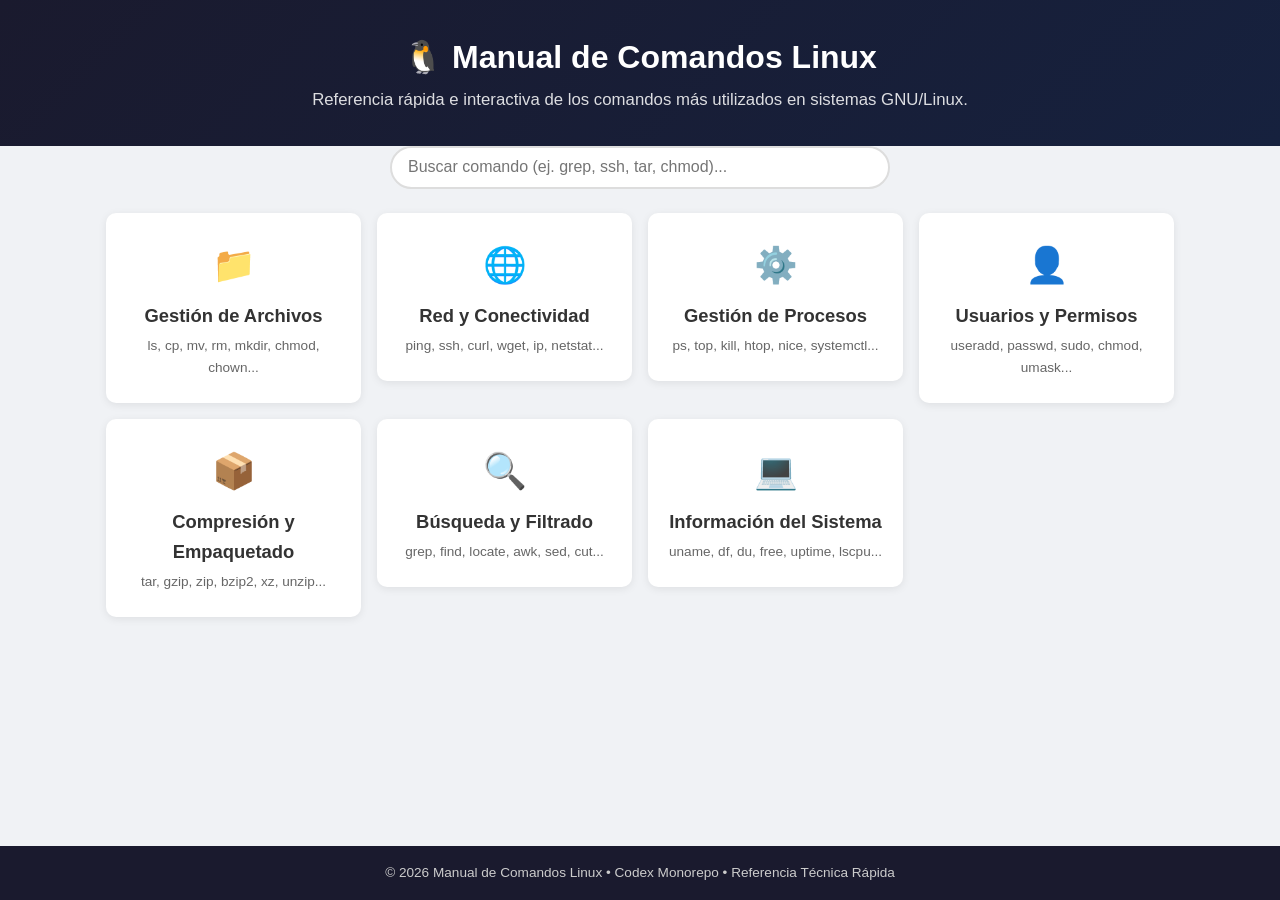
<file: index.html>
<!DOCTYPE html>
<html lang="es">
<head>
  <meta charset="UTF-8">
  <meta name="viewport" content="width=device-width, initial-scale=1.0">
  <meta name="description" content="Manual interactivo de comandos Linux: gestión de archivos, redes, procesos, usuarios, compresión, búsqueda e información del sistema.">
  <meta name="keywords" content="Linux, comandos Linux, manual Linux, bash, terminal, sysadmin, grep, find, ssh, tar">
  <meta name="author" content="Codex Linux Manual">
  <meta property="og:title" content="Manual de Comandos Linux">
  <meta property="og:description" content="Guía y referencia rápida interactiva de comandos esenciales en entornos GNU/Linux.">
  <meta property="og:type" content="website">
  <title>Manual de Comandos Linux</title>
  <link rel="preconnect" href="https://fonts.googleapis.com">
  <link rel="preconnect" href="https://fonts.gstatic.com" crossorigin>
  <link href="https://fonts.googleapis.com/css2?family=Outfit:wght@400;600;700;800&family=JetBrains+Mono:wght@400;700&display=swap" rel="stylesheet">
  <link rel="stylesheet" href="css/styles.css">
  <script src="js/script.js" defer></script>
</head>
<body>
  <header class="site-header">
    <div class="container">
      <h1>🐧 Manual de Comandos Linux</h1>
      <p>Referencia rápida e interactiva de los comandos más utilizados en sistemas GNU/Linux.</p>
    </div>
  </header>
  <main class="container" role="main">
    <section class="search-section" aria-label="Buscador de comandos">
      <input type="text" id="searchInput" placeholder="Buscar comando (ej. grep, ssh, tar, chmod)..." autocomplete="off" aria-label="Buscar comandos de Linux">
    </section>
    <nav class="categories-nav" aria-label="Categorías de comandos">
      <ul class="category-cards" role="list">
        <li class="card">
          <a href="commands/file-management.html">
            <span class="card-icon" aria-hidden="true">📁</span>
            <span class="card-title">Gestión de Archivos</span>
            <span class="card-desc">ls, cp, mv, rm, mkdir, chmod, chown...</span>
          </a>
        </li>
        <li class="card">
          <a href="commands/networking.html">
            <span class="card-icon" aria-hidden="true">🌐</span>
            <span class="card-title">Red y Conectividad</span>
            <span class="card-desc">ping, ssh, curl, wget, ip, netstat...</span>
          </a>
        </li>
        <li class="card">
          <a href="commands/process-management.html">
            <span class="card-icon" aria-hidden="true">⚙️</span>
            <span class="card-title">Gestión de Procesos</span>
            <span class="card-desc">ps, top, kill, htop, nice, systemctl...</span>
          </a>
        </li>
        <li class="card">
          <a href="commands/users-permissions.html">
            <span class="card-icon" aria-hidden="true">👤</span>
            <span class="card-title">Usuarios y Permisos</span>
            <span class="card-desc">useradd, passwd, sudo, chmod, umask...</span>
          </a>
        </li>
        <li class="card">
          <a href="commands/compression.html">
            <span class="card-icon" aria-hidden="true">📦</span>
            <span class="card-title">Compresión y Empaquetado</span>
            <span class="card-desc">tar, gzip, zip, bzip2, xz, unzip...</span>
          </a>
        </li>
        <li class="card">
          <a href="commands/search.html">
            <span class="card-icon" aria-hidden="true">🔍</span>
            <span class="card-title">Búsqueda y Filtrado</span>
            <span class="card-desc">grep, find, locate, awk, sed, cut...</span>
          </a>
        </li>
        <li class="card">
          <a href="commands/system-info.html">
            <span class="card-icon" aria-hidden="true">💻</span>
            <span class="card-title">Información del Sistema</span>
            <span class="card-desc">uname, df, du, free, uptime, lscpu...</span>
          </a>
        </li>
      </ul>
    </nav>
  </main>
  <footer class="site-footer">
    <div class="container">
      <p>© 2026 Manual de Comandos Linux • Codex Monorepo • Referencia Técnica Rápida</p>
    </div>
  </footer>
  <button id="backToTop" title="Volver arriba" aria-label="Volver al inicio de la página">&uarr;</button>
</body>
</html>
</file>
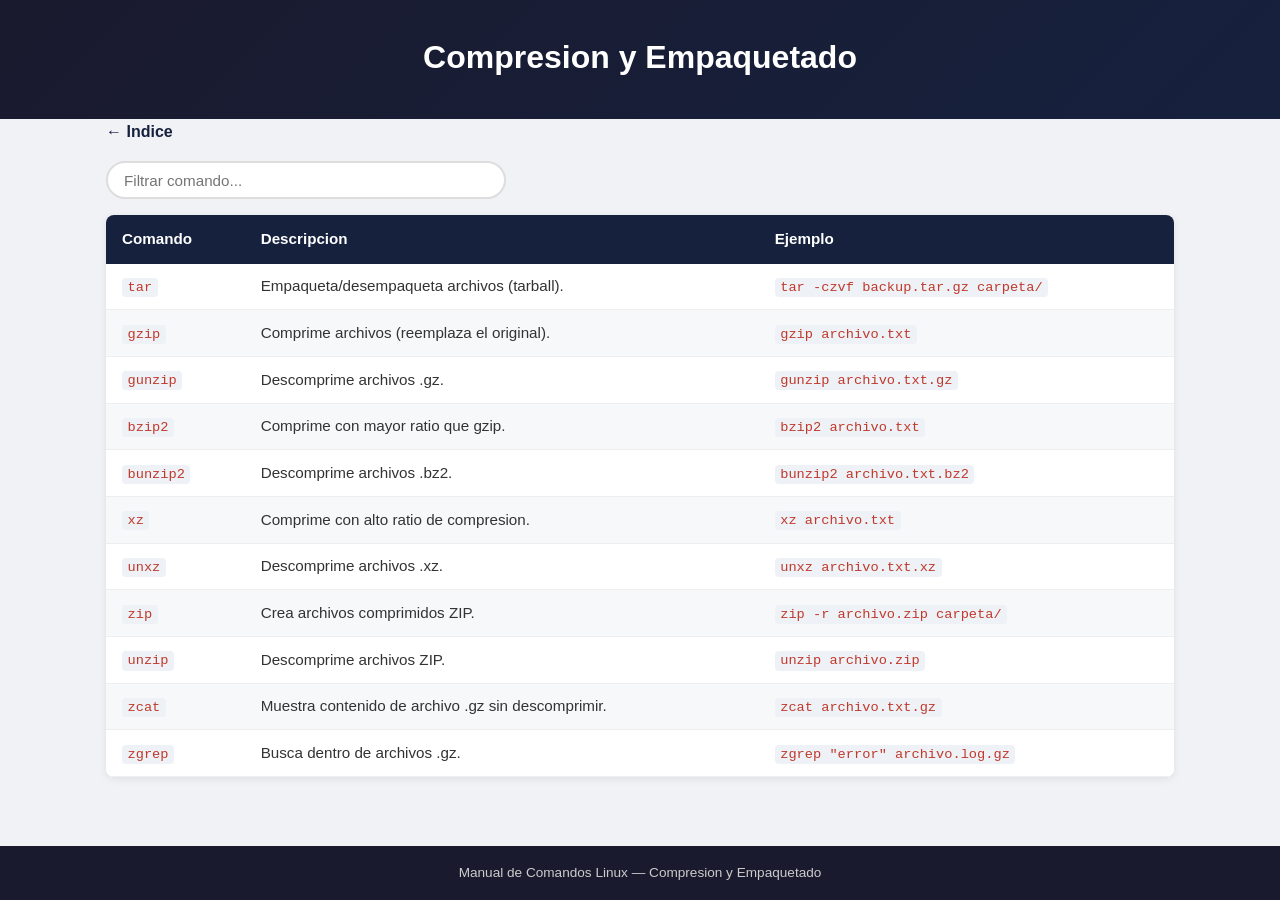
<file: commands/compression.html>
<!DOCTYPE html>
<html lang="es">
<head>
  <meta charset="UTF-8">
  <meta name="viewport" content="width=device-width, initial-scale=1.0">
  <title>Compresion y Empaquetado - Manual Linux</title>
  <link rel="stylesheet" href="../css/styles.css">
  <script src="../js/script.js" defer></script>
</head>
<body>
  <header class="site-header">
    <div class="container">
      <h1>Compresion y Empaquetado</h1>
    </div>
  </header>
  <main class="container">
    <a href="../index.html" class="back-link">&larr; Indice</a>
    <div class="search-wrapper">
      <input type="text" class="filter-input" placeholder="Filtrar comando..." autocomplete="off">
    </div>
    <div class="table-wrapper">
      <table>
        <thead>
          <tr>
            <th>Comando</th>
            <th>Descripcion</th>
            <th>Ejemplo</th>
          </tr>
        </thead>
        <tbody>
          <tr>
            <td><code>tar</code></td>
            <td>Empaqueta/desempaqueta archivos (tarball).</td>
            <td><code>tar -czvf backup.tar.gz carpeta/</code></td>
          </tr>
          <tr>
            <td><code>gzip</code></td>
            <td>Comprime archivos (reemplaza el original).</td>
            <td><code>gzip archivo.txt</code></td>
          </tr>
          <tr>
            <td><code>gunzip</code></td>
            <td>Descomprime archivos .gz.</td>
            <td><code>gunzip archivo.txt.gz</code></td>
          </tr>
          <tr>
            <td><code>bzip2</code></td>
            <td>Comprime con mayor ratio que gzip.</td>
            <td><code>bzip2 archivo.txt</code></td>
          </tr>
          <tr>
            <td><code>bunzip2</code></td>
            <td>Descomprime archivos .bz2.</td>
            <td><code>bunzip2 archivo.txt.bz2</code></td>
          </tr>
          <tr>
            <td><code>xz</code></td>
            <td>Comprime con alto ratio de compresion.</td>
            <td><code>xz archivo.txt</code></td>
          </tr>
          <tr>
            <td><code>unxz</code></td>
            <td>Descomprime archivos .xz.</td>
            <td><code>unxz archivo.txt.xz</code></td>
          </tr>
          <tr>
            <td><code>zip</code></td>
            <td>Crea archivos comprimidos ZIP.</td>
            <td><code>zip -r archivo.zip carpeta/</code></td>
          </tr>
          <tr>
            <td><code>unzip</code></td>
            <td>Descomprime archivos ZIP.</td>
            <td><code>unzip archivo.zip</code></td>
          </tr>
          <tr>
            <td><code>zcat</code></td>
            <td>Muestra contenido de archivo .gz sin descomprimir.</td>
            <td><code>zcat archivo.txt.gz</code></td>
          </tr>
          <tr>
            <td><code>zgrep</code></td>
            <td>Busca dentro de archivos .gz.</td>
            <td><code>zgrep "error" archivo.log.gz</code></td>
          </tr>
        </tbody>
      </table>
    </div>
  </main>
  <footer class="site-footer">
    <div class="container">
      <p>Manual de Comandos Linux &mdash; Compresion y Empaquetado</p>
    </div>
  </footer>
  <button id="backToTop" title="Volver arriba">&uarr;</button>
</body>
</html>
</file>
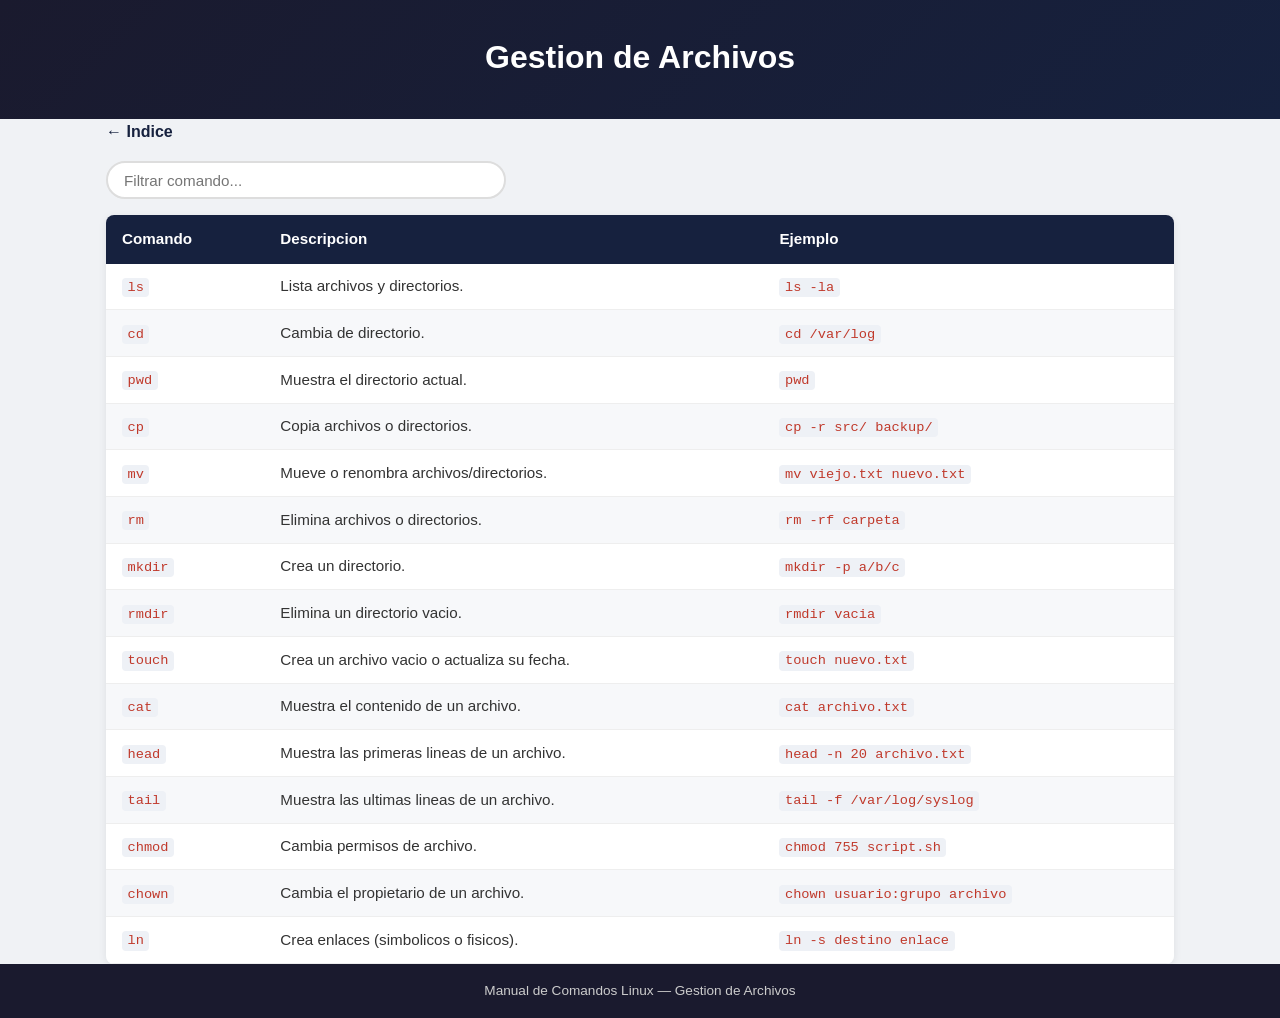
<file: commands/file-management.html>
<!DOCTYPE html>
<html lang="es">
<head>
  <meta charset="UTF-8">
  <meta name="viewport" content="width=device-width, initial-scale=1.0">
  <title>Gestion de Archivos - Manual Linux</title>
  <link rel="stylesheet" href="../css/styles.css">
  <script src="../js/script.js" defer></script>
</head>
<body>
  <header class="site-header">
    <div class="container">
      <h1>Gestion de Archivos</h1>
    </div>
  </header>
  <main class="container">
    <a href="../index.html" class="back-link">&larr; Indice</a>
    <div class="search-wrapper">
      <input type="text" class="filter-input" placeholder="Filtrar comando..." autocomplete="off">
    </div>
    <div class="table-wrapper">
      <table>
        <thead>
          <tr>
            <th>Comando</th>
            <th>Descripcion</th>
            <th>Ejemplo</th>
          </tr>
        </thead>
        <tbody>
          <tr>
            <td><code>ls</code></td>
            <td>Lista archivos y directorios.</td>
            <td><code>ls -la</code></td>
          </tr>
          <tr>
            <td><code>cd</code></td>
            <td>Cambia de directorio.</td>
            <td><code>cd /var/log</code></td>
          </tr>
          <tr>
            <td><code>pwd</code></td>
            <td>Muestra el directorio actual.</td>
            <td><code>pwd</code></td>
          </tr>
          <tr>
            <td><code>cp</code></td>
            <td>Copia archivos o directorios.</td>
            <td><code>cp -r src/ backup/</code></td>
          </tr>
          <tr>
            <td><code>mv</code></td>
            <td>Mueve o renombra archivos/directorios.</td>
            <td><code>mv viejo.txt nuevo.txt</code></td>
          </tr>
          <tr>
            <td><code>rm</code></td>
            <td>Elimina archivos o directorios.</td>
            <td><code>rm -rf carpeta</code></td>
          </tr>
          <tr>
            <td><code>mkdir</code></td>
            <td>Crea un directorio.</td>
            <td><code>mkdir -p a/b/c</code></td>
          </tr>
          <tr>
            <td><code>rmdir</code></td>
            <td>Elimina un directorio vacio.</td>
            <td><code>rmdir vacia</code></td>
          </tr>
          <tr>
            <td><code>touch</code></td>
            <td>Crea un archivo vacio o actualiza su fecha.</td>
            <td><code>touch nuevo.txt</code></td>
          </tr>
          <tr>
            <td><code>cat</code></td>
            <td>Muestra el contenido de un archivo.</td>
            <td><code>cat archivo.txt</code></td>
          </tr>
          <tr>
            <td><code>head</code></td>
            <td>Muestra las primeras lineas de un archivo.</td>
            <td><code>head -n 20 archivo.txt</code></td>
          </tr>
          <tr>
            <td><code>tail</code></td>
            <td>Muestra las ultimas lineas de un archivo.</td>
            <td><code>tail -f /var/log/syslog</code></td>
          </tr>
          <tr>
            <td><code>chmod</code></td>
            <td>Cambia permisos de archivo.</td>
            <td><code>chmod 755 script.sh</code></td>
          </tr>
          <tr>
            <td><code>chown</code></td>
            <td>Cambia el propietario de un archivo.</td>
            <td><code>chown usuario:grupo archivo</code></td>
          </tr>
          <tr>
            <td><code>ln</code></td>
            <td>Crea enlaces (simbolicos o fisicos).</td>
            <td><code>ln -s destino enlace</code></td>
          </tr>
        </tbody>
      </table>
    </div>
  </main>
  <footer class="site-footer">
    <div class="container">
      <p>Manual de Comandos Linux &mdash; Gestion de Archivos</p>
    </div>
  </footer>
  <button id="backToTop" title="Volver arriba">&uarr;</button>
</body>
</html>
</file>
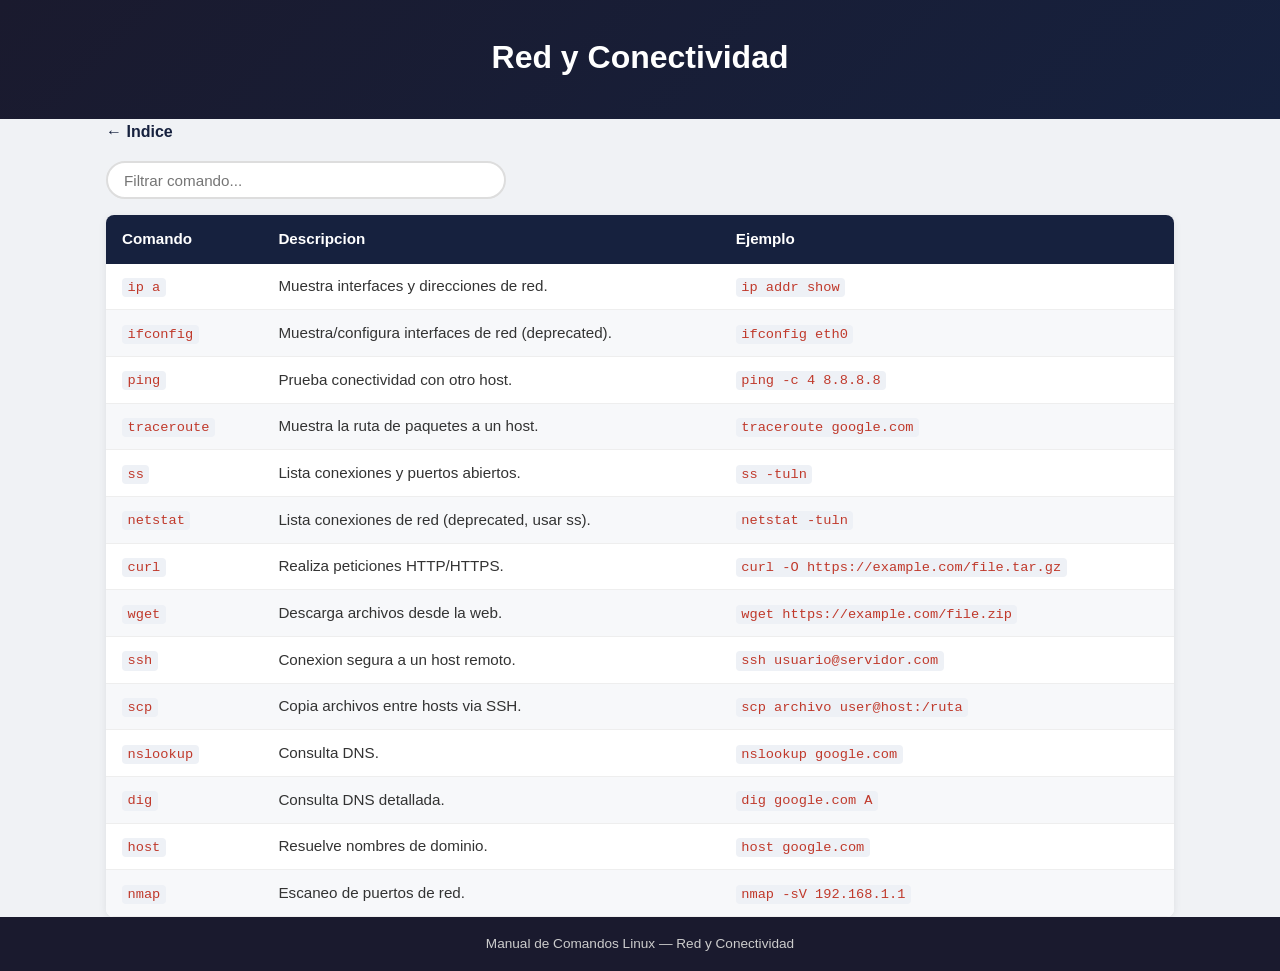
<file: commands/networking.html>
<!DOCTYPE html>
<html lang="es">
<head>
  <meta charset="UTF-8">
  <meta name="viewport" content="width=device-width, initial-scale=1.0">
  <title>Red y Conectividad - Manual Linux</title>
  <link rel="stylesheet" href="../css/styles.css">
  <script src="../js/script.js" defer></script>
</head>
<body>
  <header class="site-header">
    <div class="container">
      <h1>Red y Conectividad</h1>
    </div>
  </header>
  <main class="container">
    <a href="../index.html" class="back-link">&larr; Indice</a>
    <div class="search-wrapper">
      <input type="text" class="filter-input" placeholder="Filtrar comando..." autocomplete="off">
    </div>
    <div class="table-wrapper">
      <table>
        <thead>
          <tr>
            <th>Comando</th>
            <th>Descripcion</th>
            <th>Ejemplo</th>
          </tr>
        </thead>
        <tbody>
          <tr>
            <td><code>ip a</code></td>
            <td>Muestra interfaces y direcciones de red.</td>
            <td><code>ip addr show</code></td>
          </tr>
          <tr>
            <td><code>ifconfig</code></td>
            <td>Muestra/configura interfaces de red (deprecated).</td>
            <td><code>ifconfig eth0</code></td>
          </tr>
          <tr>
            <td><code>ping</code></td>
            <td>Prueba conectividad con otro host.</td>
            <td><code>ping -c 4 8.8.8.8</code></td>
          </tr>
          <tr>
            <td><code>traceroute</code></td>
            <td>Muestra la ruta de paquetes a un host.</td>
            <td><code>traceroute google.com</code></td>
          </tr>
          <tr>
            <td><code>ss</code></td>
            <td>Lista conexiones y puertos abiertos.</td>
            <td><code>ss -tuln</code></td>
          </tr>
          <tr>
            <td><code>netstat</code></td>
            <td>Lista conexiones de red (deprecated, usar ss).</td>
            <td><code>netstat -tuln</code></td>
          </tr>
          <tr>
            <td><code>curl</code></td>
            <td>Realiza peticiones HTTP/HTTPS.</td>
            <td><code>curl -O https://example.com/file.tar.gz</code></td>
          </tr>
          <tr>
            <td><code>wget</code></td>
            <td>Descarga archivos desde la web.</td>
            <td><code>wget https://example.com/file.zip</code></td>
          </tr>
          <tr>
            <td><code>ssh</code></td>
            <td>Conexion segura a un host remoto.</td>
            <td><code>ssh usuario@servidor.com</code></td>
          </tr>
          <tr>
            <td><code>scp</code></td>
            <td>Copia archivos entre hosts via SSH.</td>
            <td><code>scp archivo user@host:/ruta</code></td>
          </tr>
          <tr>
            <td><code>nslookup</code></td>
            <td>Consulta DNS.</td>
            <td><code>nslookup google.com</code></td>
          </tr>
          <tr>
            <td><code>dig</code></td>
            <td>Consulta DNS detallada.</td>
            <td><code>dig google.com A</code></td>
          </tr>
          <tr>
            <td><code>host</code></td>
            <td>Resuelve nombres de dominio.</td>
            <td><code>host google.com</code></td>
          </tr>
          <tr>
            <td><code>nmap</code></td>
            <td>Escaneo de puertos de red.</td>
            <td><code>nmap -sV 192.168.1.1</code></td>
          </tr>
        </tbody>
      </table>
    </div>
  </main>
  <footer class="site-footer">
    <div class="container">
      <p>Manual de Comandos Linux &mdash; Red y Conectividad</p>
    </div>
  </footer>
  <button id="backToTop" title="Volver arriba">&uarr;</button>
</body>
</html>
</file>
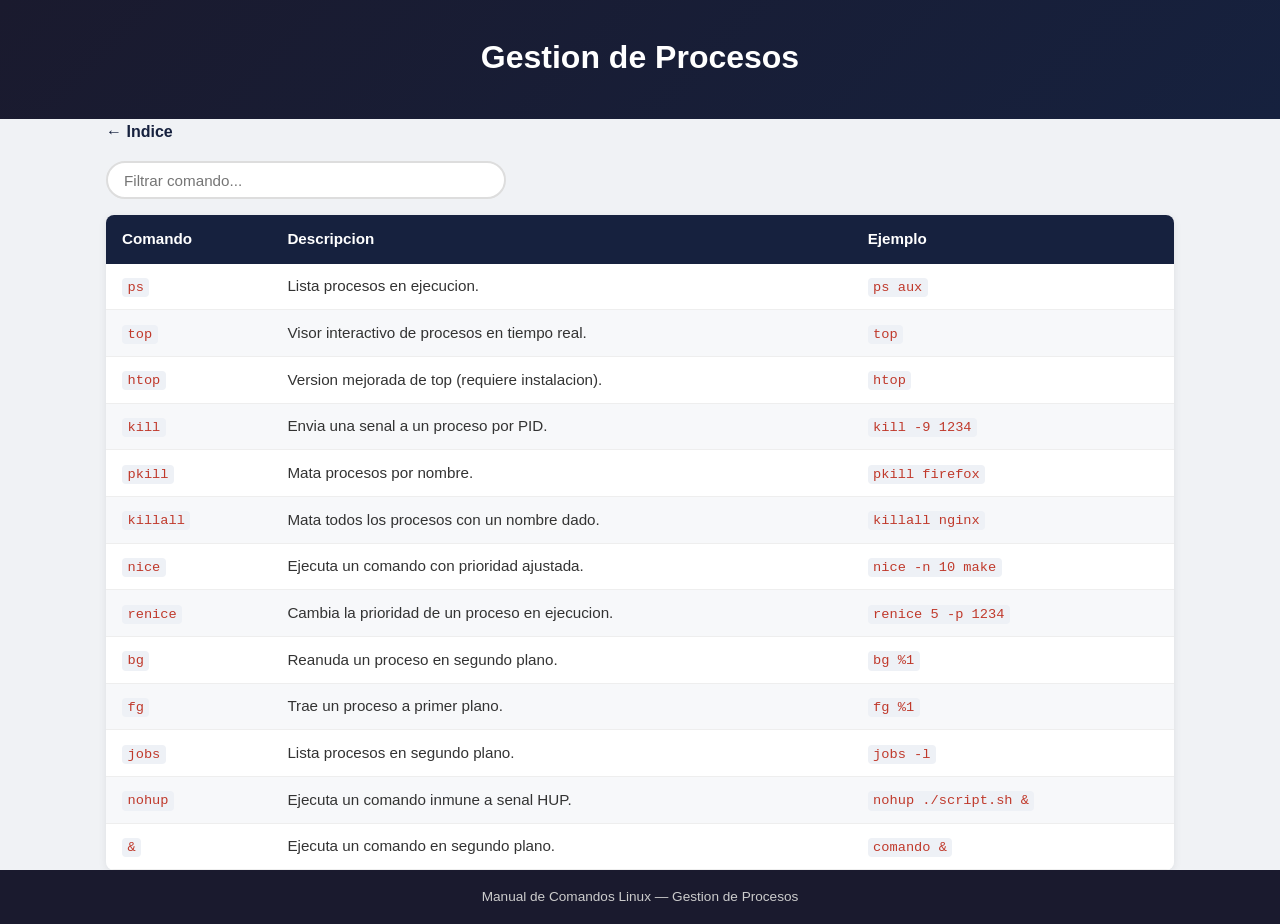
<file: commands/process-management.html>
<!DOCTYPE html>
<html lang="es">
<head>
  <meta charset="UTF-8">
  <meta name="viewport" content="width=device-width, initial-scale=1.0">
  <title>Gestion de Procesos - Manual Linux</title>
  <link rel="stylesheet" href="../css/styles.css">
  <script src="../js/script.js" defer></script>
</head>
<body>
  <header class="site-header">
    <div class="container">
      <h1>Gestion de Procesos</h1>
    </div>
  </header>
  <main class="container">
    <a href="../index.html" class="back-link">&larr; Indice</a>
    <div class="search-wrapper">
      <input type="text" class="filter-input" placeholder="Filtrar comando..." autocomplete="off">
    </div>
    <div class="table-wrapper">
      <table>
        <thead>
          <tr>
            <th>Comando</th>
            <th>Descripcion</th>
            <th>Ejemplo</th>
          </tr>
        </thead>
        <tbody>
          <tr>
            <td><code>ps</code></td>
            <td>Lista procesos en ejecucion.</td>
            <td><code>ps aux</code></td>
          </tr>
          <tr>
            <td><code>top</code></td>
            <td>Visor interactivo de procesos en tiempo real.</td>
            <td><code>top</code></td>
          </tr>
          <tr>
            <td><code>htop</code></td>
            <td>Version mejorada de top (requiere instalacion).</td>
            <td><code>htop</code></td>
          </tr>
          <tr>
            <td><code>kill</code></td>
            <td>Envia una senal a un proceso por PID.</td>
            <td><code>kill -9 1234</code></td>
          </tr>
          <tr>
            <td><code>pkill</code></td>
            <td>Mata procesos por nombre.</td>
            <td><code>pkill firefox</code></td>
          </tr>
          <tr>
            <td><code>killall</code></td>
            <td>Mata todos los procesos con un nombre dado.</td>
            <td><code>killall nginx</code></td>
          </tr>
          <tr>
            <td><code>nice</code></td>
            <td>Ejecuta un comando con prioridad ajustada.</td>
            <td><code>nice -n 10 make</code></td>
          </tr>
          <tr>
            <td><code>renice</code></td>
            <td>Cambia la prioridad de un proceso en ejecucion.</td>
            <td><code>renice 5 -p 1234</code></td>
          </tr>
          <tr>
            <td><code>bg</code></td>
            <td>Reanuda un proceso en segundo plano.</td>
            <td><code>bg %1</code></td>
          </tr>
          <tr>
            <td><code>fg</code></td>
            <td>Trae un proceso a primer plano.</td>
            <td><code>fg %1</code></td>
          </tr>
          <tr>
            <td><code>jobs</code></td>
            <td>Lista procesos en segundo plano.</td>
            <td><code>jobs -l</code></td>
          </tr>
          <tr>
            <td><code>nohup</code></td>
            <td>Ejecuta un comando inmune a senal HUP.</td>
            <td><code>nohup ./script.sh &</code></td>
          </tr>
          <tr>
            <td><code>&</code></td>
            <td>Ejecuta un comando en segundo plano.</td>
            <td><code>comando &</code></td>
          </tr>
        </tbody>
      </table>
    </div>
  </main>
  <footer class="site-footer">
    <div class="container">
      <p>Manual de Comandos Linux &mdash; Gestion de Procesos</p>
    </div>
  </footer>
  <button id="backToTop" title="Volver arriba">&uarr;</button>
</body>
</html>
</file>
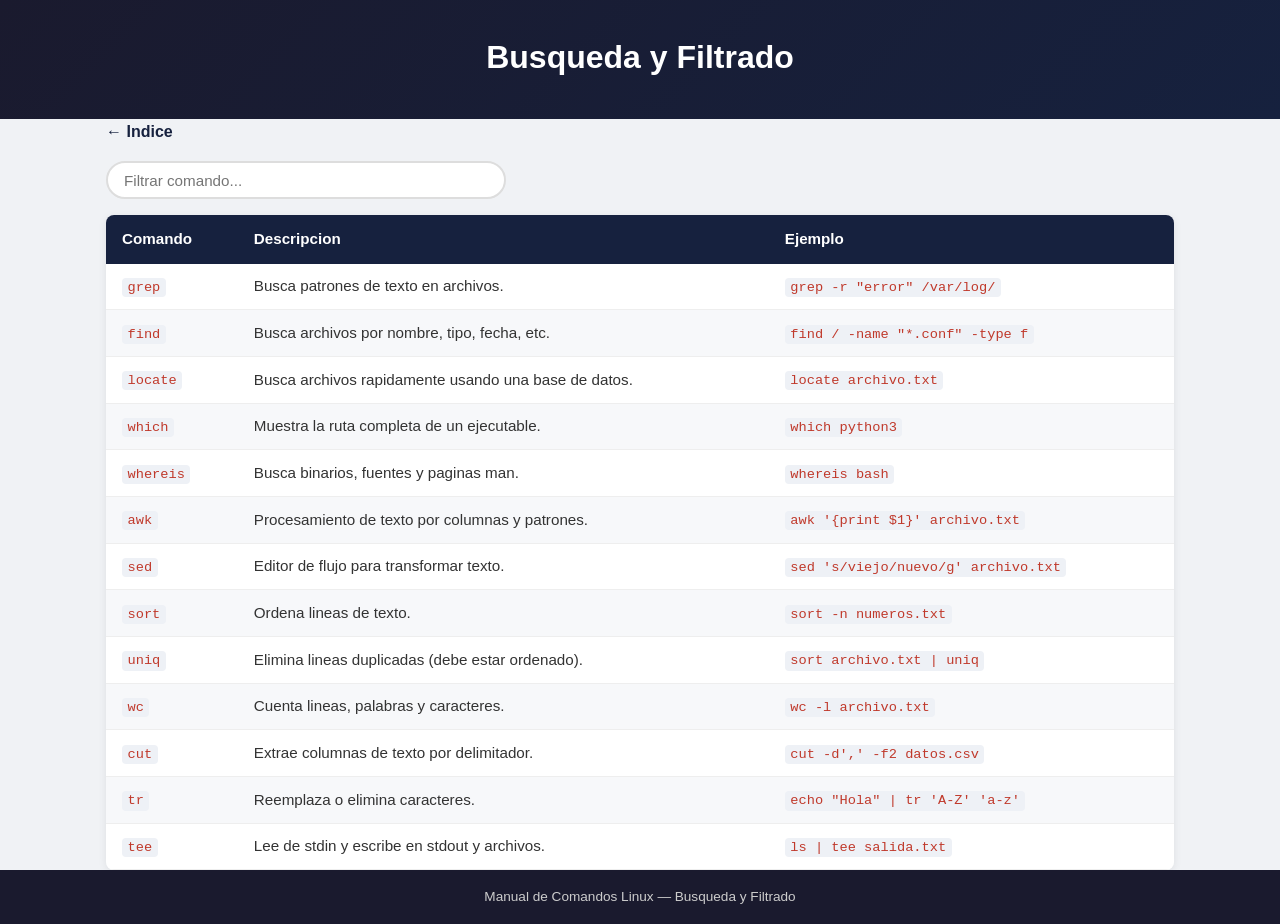
<file: commands/search.html>
<!DOCTYPE html>
<html lang="es">
<head>
  <meta charset="UTF-8">
  <meta name="viewport" content="width=device-width, initial-scale=1.0">
  <title>Busqueda y Filtrado - Manual Linux</title>
  <link rel="stylesheet" href="../css/styles.css">
  <script src="../js/script.js" defer></script>
</head>
<body>
  <header class="site-header">
    <div class="container">
      <h1>Busqueda y Filtrado</h1>
    </div>
  </header>
  <main class="container">
    <a href="../index.html" class="back-link">&larr; Indice</a>
    <div class="search-wrapper">
      <input type="text" class="filter-input" placeholder="Filtrar comando..." autocomplete="off">
    </div>
    <div class="table-wrapper">
      <table>
        <thead>
          <tr>
            <th>Comando</th>
            <th>Descripcion</th>
            <th>Ejemplo</th>
          </tr>
        </thead>
        <tbody>
          <tr>
            <td><code>grep</code></td>
            <td>Busca patrones de texto en archivos.</td>
            <td><code>grep -r "error" /var/log/</code></td>
          </tr>
          <tr>
            <td><code>find</code></td>
            <td>Busca archivos por nombre, tipo, fecha, etc.</td>
            <td><code>find / -name "*.conf" -type f</code></td>
          </tr>
          <tr>
            <td><code>locate</code></td>
            <td>Busca archivos rapidamente usando una base de datos.</td>
            <td><code>locate archivo.txt</code></td>
          </tr>
          <tr>
            <td><code>which</code></td>
            <td>Muestra la ruta completa de un ejecutable.</td>
            <td><code>which python3</code></td>
          </tr>
          <tr>
            <td><code>whereis</code></td>
            <td>Busca binarios, fuentes y paginas man.</td>
            <td><code>whereis bash</code></td>
          </tr>
          <tr>
            <td><code>awk</code></td>
            <td>Procesamiento de texto por columnas y patrones.</td>
            <td><code>awk '{print $1}' archivo.txt</code></td>
          </tr>
          <tr>
            <td><code>sed</code></td>
            <td>Editor de flujo para transformar texto.</td>
            <td><code>sed 's/viejo/nuevo/g' archivo.txt</code></td>
          </tr>
          <tr>
            <td><code>sort</code></td>
            <td>Ordena lineas de texto.</td>
            <td><code>sort -n numeros.txt</code></td>
          </tr>
          <tr>
            <td><code>uniq</code></td>
            <td>Elimina lineas duplicadas (debe estar ordenado).</td>
            <td><code>sort archivo.txt | uniq</code></td>
          </tr>
          <tr>
            <td><code>wc</code></td>
            <td>Cuenta lineas, palabras y caracteres.</td>
            <td><code>wc -l archivo.txt</code></td>
          </tr>
          <tr>
            <td><code>cut</code></td>
            <td>Extrae columnas de texto por delimitador.</td>
            <td><code>cut -d',' -f2 datos.csv</code></td>
          </tr>
          <tr>
            <td><code>tr</code></td>
            <td>Reemplaza o elimina caracteres.</td>
            <td><code>echo "Hola" | tr 'A-Z' 'a-z'</code></td>
          </tr>
          <tr>
            <td><code>tee</code></td>
            <td>Lee de stdin y escribe en stdout y archivos.</td>
            <td><code>ls | tee salida.txt</code></td>
          </tr>
        </tbody>
      </table>
    </div>
  </main>
  <footer class="site-footer">
    <div class="container">
      <p>Manual de Comandos Linux &mdash; Busqueda y Filtrado</p>
    </div>
  </footer>
  <button id="backToTop" title="Volver arriba">&uarr;</button>
</body>
</html>
</file>
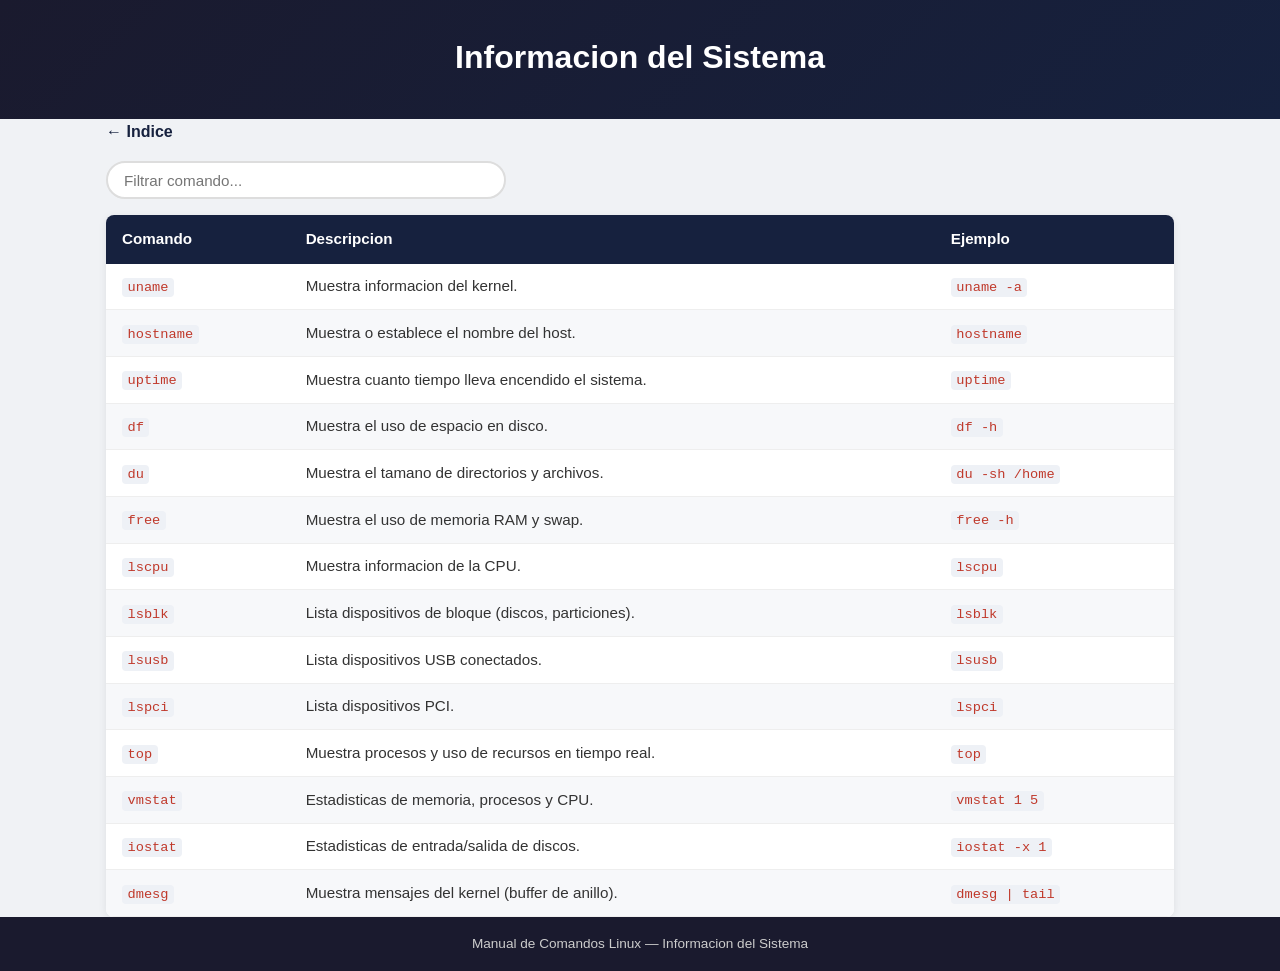
<file: commands/system-info.html>
<!DOCTYPE html>
<html lang="es">
<head>
  <meta charset="UTF-8">
  <meta name="viewport" content="width=device-width, initial-scale=1.0">
  <title>Informacion del Sistema - Manual Linux</title>
  <link rel="stylesheet" href="../css/styles.css">
  <script src="../js/script.js" defer></script>
</head>
<body>
  <header class="site-header">
    <div class="container">
      <h1>Informacion del Sistema</h1>
    </div>
  </header>
  <main class="container">
    <a href="../index.html" class="back-link">&larr; Indice</a>
    <div class="search-wrapper">
      <input type="text" class="filter-input" placeholder="Filtrar comando..." autocomplete="off">
    </div>
    <div class="table-wrapper">
      <table>
        <thead>
          <tr>
            <th>Comando</th>
            <th>Descripcion</th>
            <th>Ejemplo</th>
          </tr>
        </thead>
        <tbody>
          <tr>
            <td><code>uname</code></td>
            <td>Muestra informacion del kernel.</td>
            <td><code>uname -a</code></td>
          </tr>
          <tr>
            <td><code>hostname</code></td>
            <td>Muestra o establece el nombre del host.</td>
            <td><code>hostname</code></td>
          </tr>
          <tr>
            <td><code>uptime</code></td>
            <td>Muestra cuanto tiempo lleva encendido el sistema.</td>
            <td><code>uptime</code></td>
          </tr>
          <tr>
            <td><code>df</code></td>
            <td>Muestra el uso de espacio en disco.</td>
            <td><code>df -h</code></td>
          </tr>
          <tr>
            <td><code>du</code></td>
            <td>Muestra el tamano de directorios y archivos.</td>
            <td><code>du -sh /home</code></td>
          </tr>
          <tr>
            <td><code>free</code></td>
            <td>Muestra el uso de memoria RAM y swap.</td>
            <td><code>free -h</code></td>
          </tr>
          <tr>
            <td><code>lscpu</code></td>
            <td>Muestra informacion de la CPU.</td>
            <td><code>lscpu</code></td>
          </tr>
          <tr>
            <td><code>lsblk</code></td>
            <td>Lista dispositivos de bloque (discos, particiones).</td>
            <td><code>lsblk</code></td>
          </tr>
          <tr>
            <td><code>lsusb</code></td>
            <td>Lista dispositivos USB conectados.</td>
            <td><code>lsusb</code></td>
          </tr>
          <tr>
            <td><code>lspci</code></td>
            <td>Lista dispositivos PCI.</td>
            <td><code>lspci</code></td>
          </tr>
          <tr>
            <td><code>top</code></td>
            <td>Muestra procesos y uso de recursos en tiempo real.</td>
            <td><code>top</code></td>
          </tr>
          <tr>
            <td><code>vmstat</code></td>
            <td>Estadisticas de memoria, procesos y CPU.</td>
            <td><code>vmstat 1 5</code></td>
          </tr>
          <tr>
            <td><code>iostat</code></td>
            <td>Estadisticas de entrada/salida de discos.</td>
            <td><code>iostat -x 1</code></td>
          </tr>
          <tr>
            <td><code>dmesg</code></td>
            <td>Muestra mensajes del kernel (buffer de anillo).</td>
            <td><code>dmesg | tail</code></td>
          </tr>
        </tbody>
      </table>
    </div>
  </main>
  <footer class="site-footer">
    <div class="container">
      <p>Manual de Comandos Linux &mdash; Informacion del Sistema</p>
    </div>
  </footer>
  <button id="backToTop" title="Volver arriba">&uarr;</button>
</body>
</html>
</file>
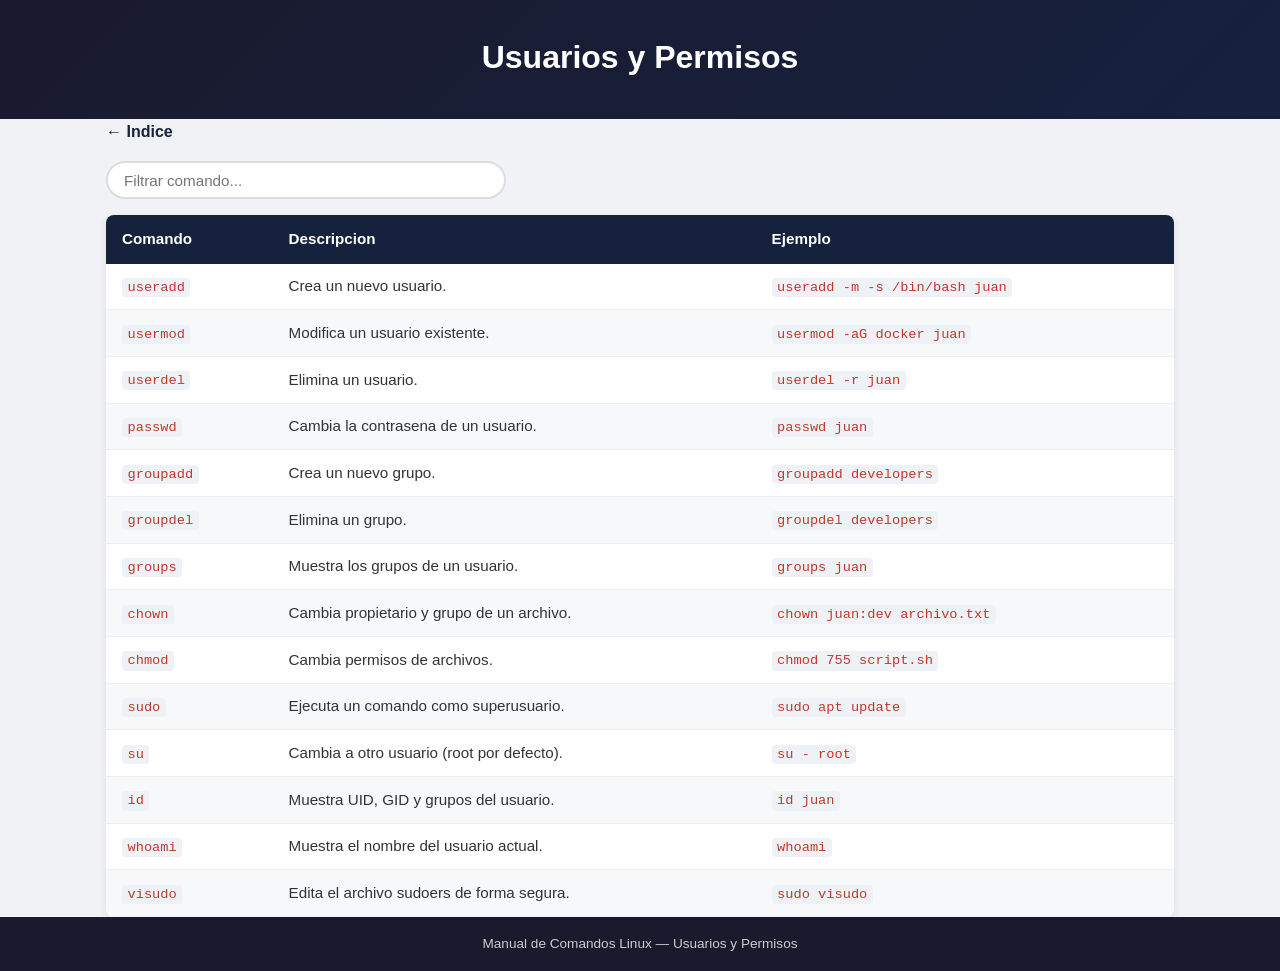
<file: commands/users-permissions.html>
<!DOCTYPE html>
<html lang="es">
<head>
  <meta charset="UTF-8">
  <meta name="viewport" content="width=device-width, initial-scale=1.0">
  <title>Usuarios y Permisos - Manual Linux</title>
  <link rel="stylesheet" href="../css/styles.css">
  <script src="../js/script.js" defer></script>
</head>
<body>
  <header class="site-header">
    <div class="container">
      <h1>Usuarios y Permisos</h1>
    </div>
  </header>
  <main class="container">
    <a href="../index.html" class="back-link">&larr; Indice</a>
    <div class="search-wrapper">
      <input type="text" class="filter-input" placeholder="Filtrar comando..." autocomplete="off">
    </div>
    <div class="table-wrapper">
      <table>
        <thead>
          <tr>
            <th>Comando</th>
            <th>Descripcion</th>
            <th>Ejemplo</th>
          </tr>
        </thead>
        <tbody>
          <tr>
            <td><code>useradd</code></td>
            <td>Crea un nuevo usuario.</td>
            <td><code>useradd -m -s /bin/bash juan</code></td>
          </tr>
          <tr>
            <td><code>usermod</code></td>
            <td>Modifica un usuario existente.</td>
            <td><code>usermod -aG docker juan</code></td>
          </tr>
          <tr>
            <td><code>userdel</code></td>
            <td>Elimina un usuario.</td>
            <td><code>userdel -r juan</code></td>
          </tr>
          <tr>
            <td><code>passwd</code></td>
            <td>Cambia la contrasena de un usuario.</td>
            <td><code>passwd juan</code></td>
          </tr>
          <tr>
            <td><code>groupadd</code></td>
            <td>Crea un nuevo grupo.</td>
            <td><code>groupadd developers</code></td>
          </tr>
          <tr>
            <td><code>groupdel</code></td>
            <td>Elimina un grupo.</td>
            <td><code>groupdel developers</code></td>
          </tr>
          <tr>
            <td><code>groups</code></td>
            <td>Muestra los grupos de un usuario.</td>
            <td><code>groups juan</code></td>
          </tr>
          <tr>
            <td><code>chown</code></td>
            <td>Cambia propietario y grupo de un archivo.</td>
            <td><code>chown juan:dev archivo.txt</code></td>
          </tr>
          <tr>
            <td><code>chmod</code></td>
            <td>Cambia permisos de archivos.</td>
            <td><code>chmod 755 script.sh</code></td>
          </tr>
          <tr>
            <td><code>sudo</code></td>
            <td>Ejecuta un comando como superusuario.</td>
            <td><code>sudo apt update</code></td>
          </tr>
          <tr>
            <td><code>su</code></td>
            <td>Cambia a otro usuario (root por defecto).</td>
            <td><code>su - root</code></td>
          </tr>
          <tr>
            <td><code>id</code></td>
            <td>Muestra UID, GID y grupos del usuario.</td>
            <td><code>id juan</code></td>
          </tr>
          <tr>
            <td><code>whoami</code></td>
            <td>Muestra el nombre del usuario actual.</td>
            <td><code>whoami</code></td>
          </tr>
          <tr>
            <td><code>visudo</code></td>
            <td>Edita el archivo sudoers de forma segura.</td>
            <td><code>sudo visudo</code></td>
          </tr>
        </tbody>
      </table>
    </div>
  </main>
  <footer class="site-footer">
    <div class="container">
      <p>Manual de Comandos Linux &mdash; Usuarios y Permisos</p>
    </div>
  </footer>
  <button id="backToTop" title="Volver arriba">&uarr;</button>
</body>
</html>
</file>
<file: css/styles.css>
*, *::before, *::after {
  box-sizing: border-box;
  margin: 0;
  padding: 0;
}

body {
  font-family: -apple-system, BlinkMacSystemFont, "Segoe UI", Roboto, "Helvetica Neue", Arial, sans-serif;
  line-height: 1.6;
  background-color: #f0f2f5;
  color: #333;
  min-height: 100vh;
  display: flex;
  flex-direction: column;
}

.container {
  width: 100%;
  max-width: 1100px;
  margin: 0 auto;
  padding: 0 1rem;
}

.site-header {
  background: linear-gradient(135deg, #1a1a2e, #16213e);
  color: #fff;
  padding: 2rem 0;
  text-align: center;
}

.site-header h1 {
  font-size: 2rem;
  margin-bottom: 0.25rem;
}

.site-header p {
  opacity: 0.85;
  font-size: 1.05rem;
}

main {
  flex: 1;
  padding: 1.5rem 0;
}

.search-section {
  text-align: center;
  margin-bottom: 1.5rem;
}

#searchInput {
  width: 100%;
  max-width: 500px;
  padding: 0.65rem 1rem;
  font-size: 1rem;
  border: 2px solid #ddd;
  border-radius: 25px;
  outline: none;
  transition: border-color 0.2s;
}

#searchInput:focus {
  border-color: #16213e;
}

.category-cards {
  list-style: none;
  display: grid;
  grid-template-columns: repeat(auto-fill, minmax(240px, 1fr));
  gap: 1rem;
}

.card a {
  display: flex;
  flex-direction: column;
  align-items: center;
  text-align: center;
  text-decoration: none;
  color: #333;
  background: #fff;
  border-radius: 10px;
  padding: 1.5rem 1rem;
  box-shadow: 0 2px 8px rgba(0,0,0,0.08);
  transition: transform 0.2s, box-shadow 0.2s;
}

.card a:hover {
  transform: translateY(-3px);
  box-shadow: 0 4px 16px rgba(0,0,0,0.15);
}

.card-icon {
  font-size: 2.2rem;
  margin-bottom: 0.5rem;
}

.card-title {
  font-size: 1.15rem;
  font-weight: 700;
  margin-bottom: 0.3rem;
}

.card-desc {
  font-size: 0.85rem;
  color: #666;
}

.page-title {
  margin-bottom: 0.5rem;
  font-size: 1.6rem;
}

.back-link {
  display: inline-block;
  margin-bottom: 1rem;
  color: #16213e;
  text-decoration: none;
  font-weight: 600;
}

.back-link:hover {
  text-decoration: underline;
}

.search-wrapper {
  margin-bottom: 1rem;
}

.filter-input {
  width: 100%;
  max-width: 400px;
  padding: 0.55rem 1rem;
  font-size: 0.95rem;
  border: 2px solid #ddd;
  border-radius: 20px;
  outline: none;
  transition: border-color 0.2s;
}

.filter-input:focus {
  border-color: #16213e;
}

.table-wrapper {
  overflow-x: auto;
  border-radius: 8px;
  box-shadow: 0 2px 8px rgba(0,0,0,0.08);
}

table {
  width: 100%;
  border-collapse: collapse;
  background: #fff;
  font-size: 0.95rem;
}

thead {
  background: #16213e;
  color: #fff;
}

th {
  padding: 0.75rem 1rem;
  text-align: left;
  font-weight: 600;
  white-space: nowrap;
}

td {
  padding: 0.65rem 1rem;
  border-bottom: 1px solid #eee;
}

tbody tr:nth-child(even) {
  background-color: #f7f8fa;
}

tbody tr:hover {
  background-color: #e8f0fe;
}

code {
  background: #eef1f6;
  color: #c0392b;
  padding: 0.15em 0.4em;
  border-radius: 4px;
  font-family: "Consolas", "Courier New", monospace;
  font-size: 0.9em;
  word-break: break-all;
}

.site-footer {
  background: #1a1a2e;
  color: #ccc;
  text-align: center;
  padding: 1rem 0;
  font-size: 0.85rem;
}

#backToTop {
  position: fixed;
  bottom: 2rem;
  right: 2rem;
  width: 44px;
  height: 44px;
  border-radius: 50%;
  border: none;
  background: #16213e;
  color: #fff;
  font-size: 1.3rem;
  cursor: pointer;
  opacity: 0;
  pointer-events: none;
  transition: opacity 0.3s;
  box-shadow: 0 2px 8px rgba(0,0,0,0.2);
  z-index: 999;
}

#backToTop.visible {
  opacity: 1;
  pointer-events: auto;
}

#backToTop:hover {
  background: #0f3460;
}

.no-results {
  text-align: center;
  padding: 2rem;
  color: #888;
  font-style: italic;
}

@media (max-width: 600px) {
  .site-header h1 {
    font-size: 1.5rem;
  }
  .category-cards {
    grid-template-columns: 1fr 1fr;
  }
  th, td {
    padding: 0.5rem 0.6rem;
    font-size: 0.85rem;
  }
}

@media (max-width: 400px) {
  .category-cards {
    grid-template-columns: 1fr;
  }
}
</file>
